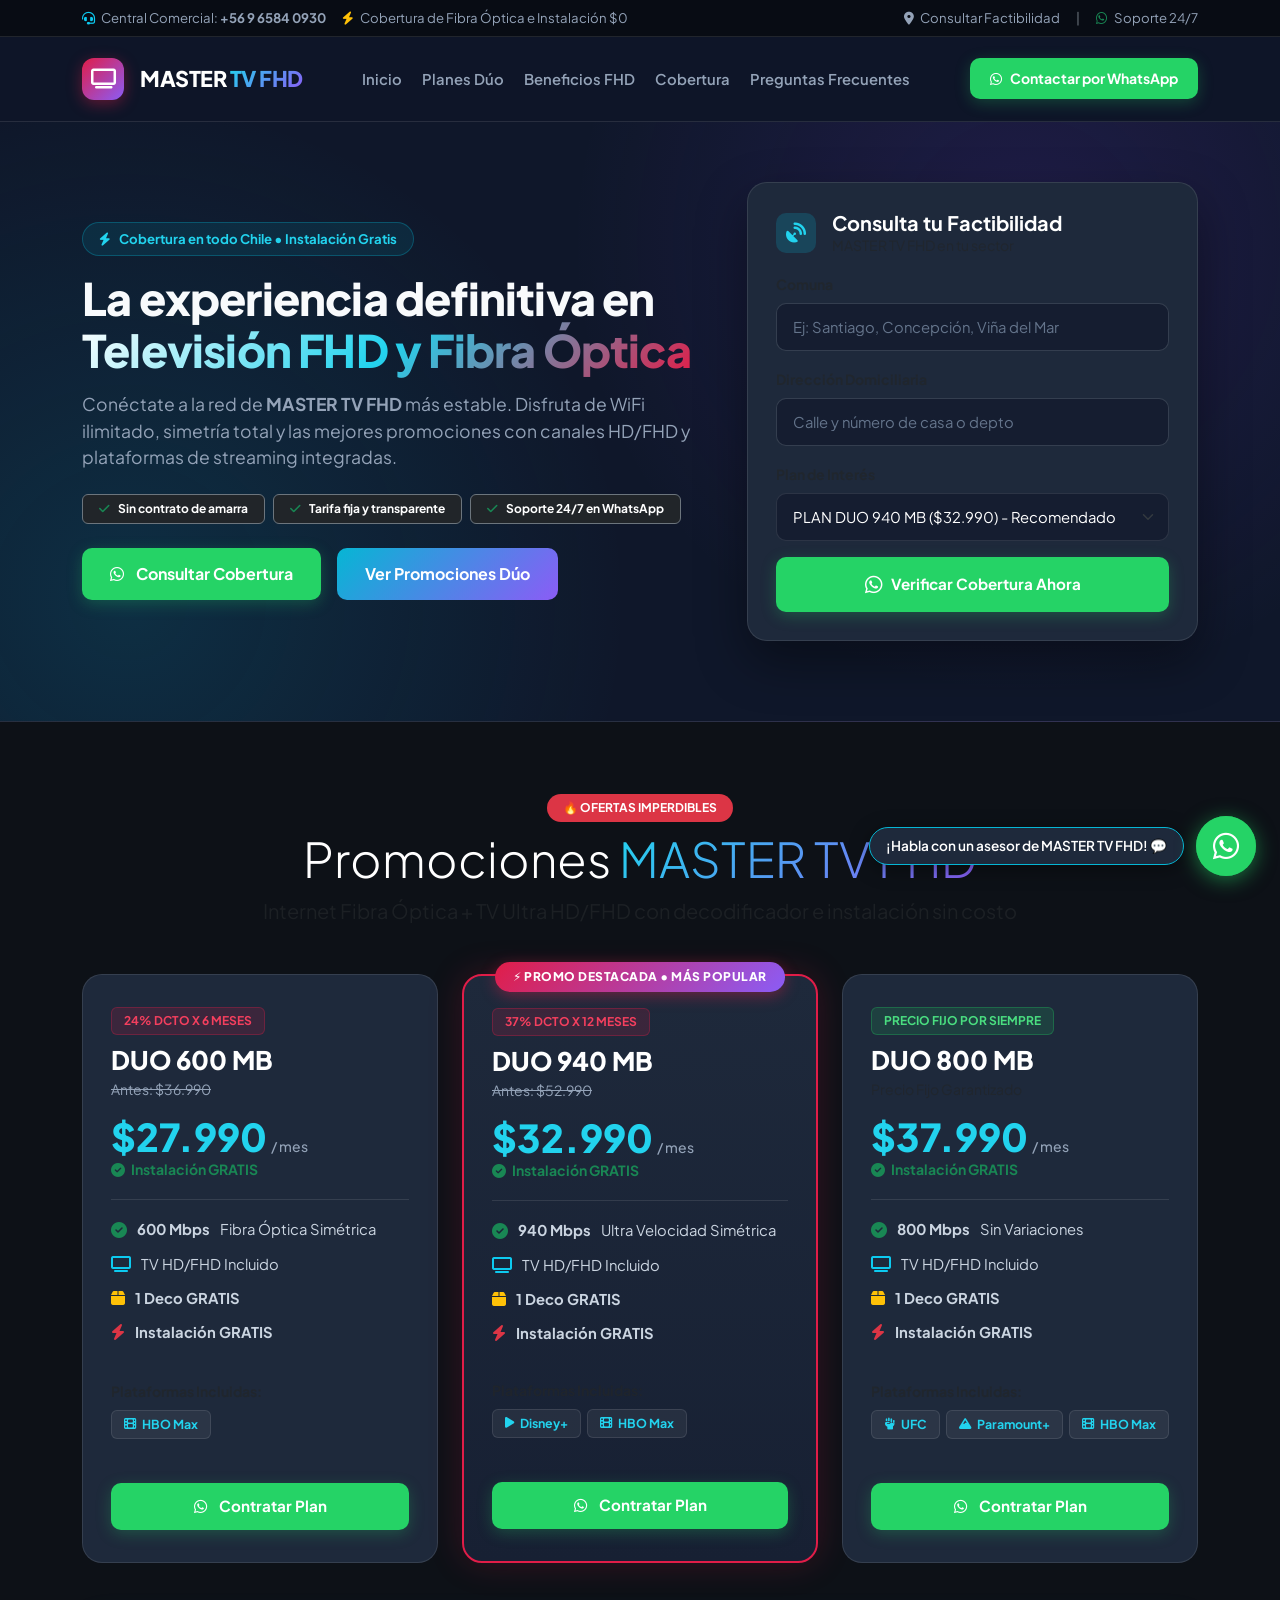
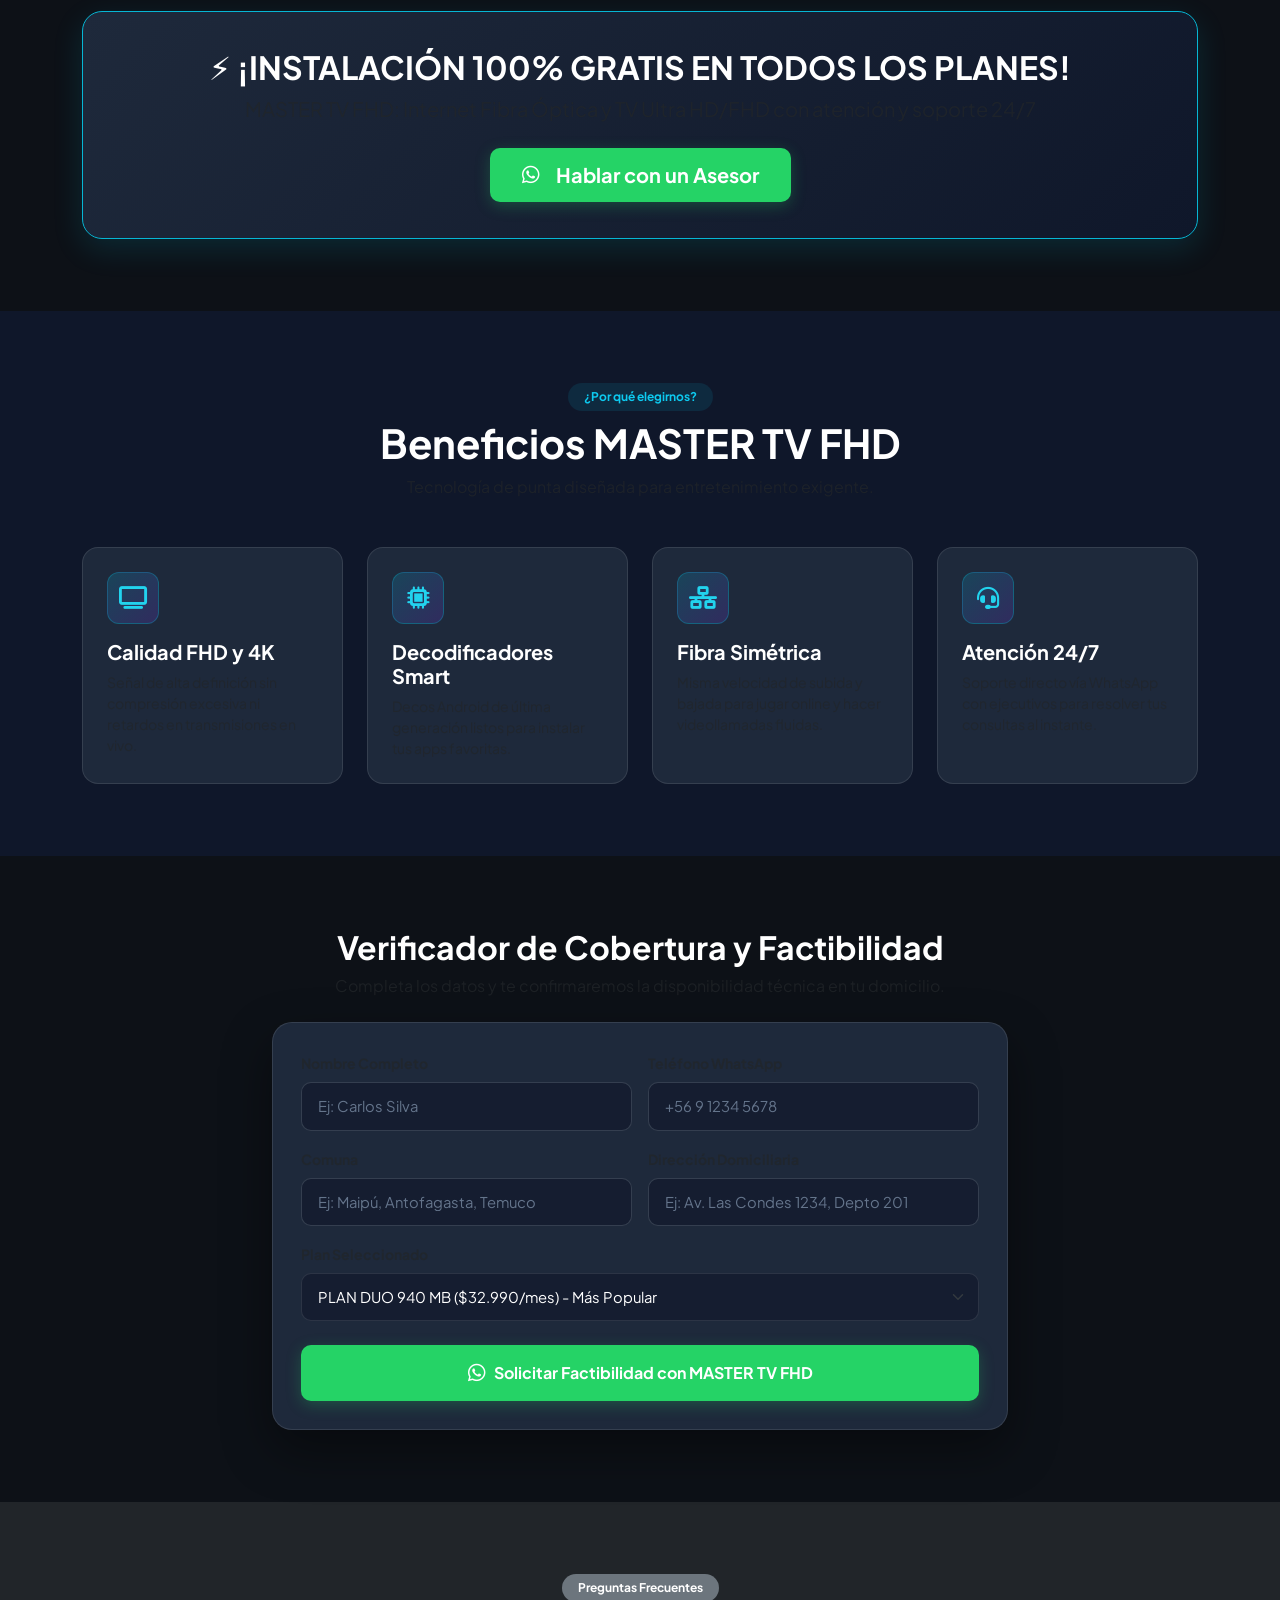
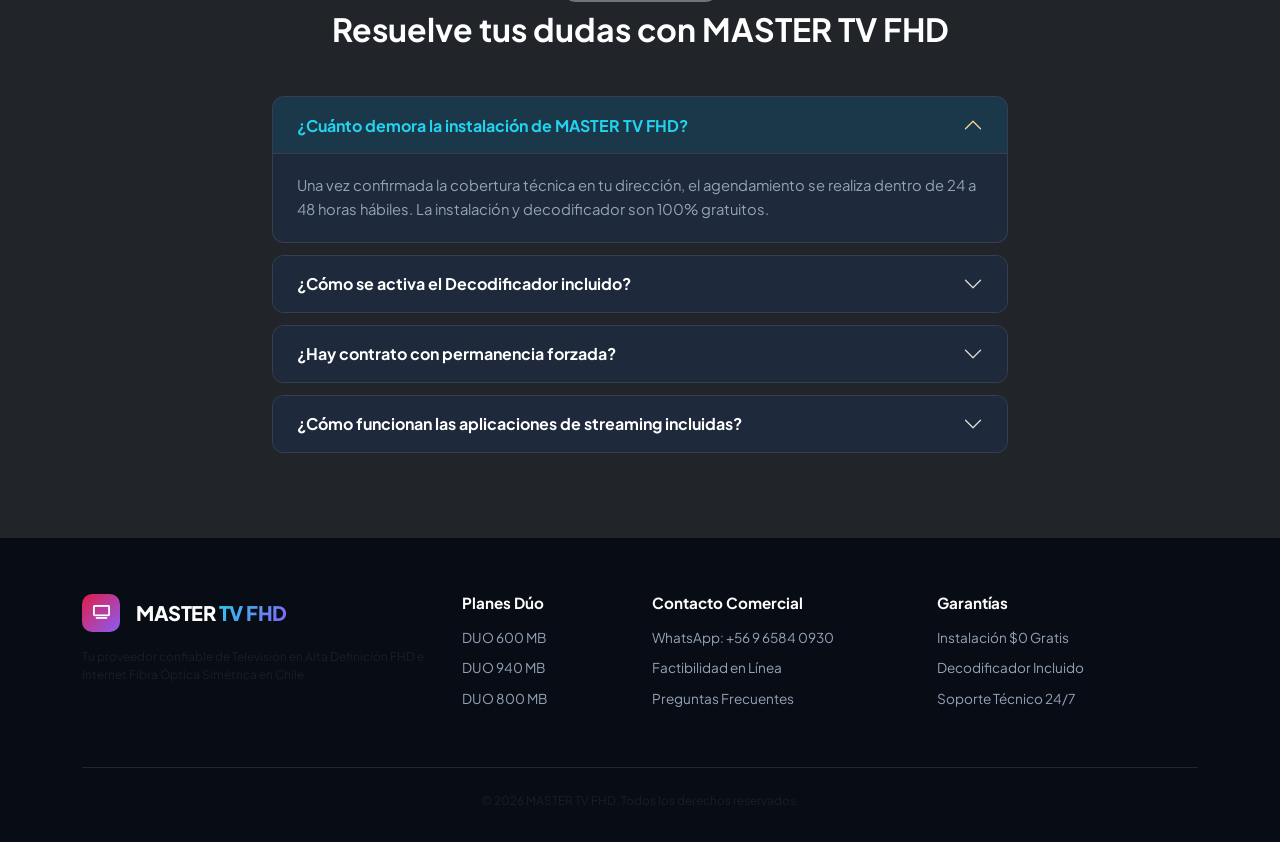
<file: index.html>
<!DOCTYPE html>
<html lang="es-CL">
<head>
    <meta charset="UTF-8">
    <meta name="viewport" content="width=device-width, initial-scale=1.0">
    <title>MASTER TV FHD - Televisión FHD y Fibra Óptica Ultra Rápida</title>
    
    <!-- Framework & Icons -->
    <link href="https://cdn.jsdelivr.net/npm/bootstrap@5.3.2/dist/css/bootstrap.min.css" rel="stylesheet">
    <link rel="stylesheet" href="https://cdnjs.cloudflare.com/ajax/libs/font-awesome/6.5.1/css/all.min.css">
    
    <!-- Google Typography: Plus Jakarta Sans -->
    <link rel="preconnect" href="https://fonts.googleapis.com">
    <link rel="preconnect" href="https://fonts.gstatic.com" crossorigin>
    <link href="https://fonts.googleapis.com/css2?family=Plus+Jakarta+Sans:wght@400;500;600;700;800&display=swap" rel="stylesheet">

    <style>
        :root {
            --bg-dark: #0f172a;
            --bg-darker: #0d1117;
            --bg-card: #1e293b;
            --bg-card-hover: #26354a;
            --border-color: rgba(255, 255, 255, 0.1);
            
            --accent-pink: #e11d48;
            --accent-purple: #8b5cf6;
            --accent-cyan: #06b6d4;
            --accent-cyan-bright: #22d3ee;
            
            --wa-green: #25d366;
            --wa-green-hover: #1ebc57;
            
            --text-main: #f8fafc;
            --text-muted: #94a3b8;
        }

        * {
            box-sizing: border-box;
            font-family: 'Plus Jakarta Sans', system-ui, -apple-system, BlinkMacSystemFont, "Segoe UI", Roboto, sans-serif;
        }

        body {
            background-color: var(--bg-darker);
            color: var(--text-main);
            line-height: 1.5;
            overflow-x: hidden;
        }

        /* TOP BAR */
        .top-bar {
            background-color: #080c14;
            color: var(--text-muted);
            font-size: 0.825rem;
            padding: 8px 0;
            border-bottom: 1px solid var(--border-color);
        }

        .top-bar a {
            color: var(--text-muted);
            text-decoration: none;
            transition: color 0.2s;
        }

        .top-bar a:hover {
            color: var(--accent-cyan-bright);
        }

        /* NAVBAR */
        .fi-navbar {
            background-color: rgba(15, 23, 42, 0.95);
            backdrop-filter: blur(12px);
            border-bottom: 1px solid var(--border-color);
            position: sticky;
            top: 0;
            z-index: 1000;
        }

        .fi-brand-title {
            color: #ffffff;
            font-size: 1.35rem;
            font-weight: 800;
            letter-spacing: -0.5px;
        }

        .fi-brand-highlight {
            background: linear-gradient(135deg, var(--accent-cyan-bright) 0%, var(--accent-purple) 100%);
            -webkit-background-clip: text;
            -webkit-text-fill-color: transparent;
        }

        .nav-link-custom {
            color: var(--text-muted);
            font-weight: 600;
            font-size: 0.925rem;
            padding: 8px 16px;
            border-radius: 8px;
            transition: all 0.2s ease;
        }

        .nav-link-custom:hover {
            color: #ffffff;
            background-color: rgba(255, 255, 255, 0.05);
        }

        /* HERO SECTION */
        .hero-section {
            background: radial-gradient(circle at 80% 20%, rgba(124, 58, 237, 0.15) 0%, transparent 40%),
                        radial-gradient(circle at 10% 80%, rgba(6, 182, 212, 0.15) 0%, transparent 40%),
                        var(--bg-dark);
            padding: 60px 0 80px 0;
            position: relative;
            border-bottom: 1px solid var(--border-color);
        }

        .hero-badge {
            background: rgba(6, 182, 212, 0.1);
            color: var(--accent-cyan-bright);
            border: 1px solid rgba(6, 182, 212, 0.3);
            padding: 6px 16px;
            border-radius: 50px;
            font-size: 0.825rem;
            font-weight: 700;
            display: inline-flex;
            align-items: center;
            gap: 8px;
        }

        .hero-title {
            font-weight: 800;
            font-size: 2.8rem;
            line-height: 1.15;
            letter-spacing: -0.8px;
        }

        .hero-title-gradient {
            background: linear-gradient(135deg, #ffffff 0%, var(--accent-cyan-bright) 50%, var(--accent-pink) 100%);
            -webkit-background-clip: text;
            -webkit-text-fill-color: transparent;
        }

        .hero-subtitle {
            color: var(--text-muted);
            font-size: 1.1rem;
            font-weight: 400;
        }

        /* CARD HERO DE COBERTURA */
        .coverage-card-hero {
            background-color: var(--bg-card);
            border-radius: 20px;
            padding: 28px;
            border: 1px solid var(--border-color);
            box-shadow: 0 20px 50px rgba(0,0,0,0.4);
        }

        .form-control-custom, .form-select-custom {
            background-color: rgba(15, 23, 42, 0.6);
            border: 1px solid var(--border-color);
            color: #ffffff;
            padding: 12px 16px;
            font-size: 0.925rem;
            border-radius: 10px;
            transition: all 0.2s;
        }

        .form-control-custom::placeholder {
            color: #64748b;
        }

        .form-control-custom:focus, .form-select-custom:focus {
            background-color: rgba(15, 23, 42, 0.9);
            border-color: var(--accent-cyan);
            color: #ffffff;
            box-shadow: 0 0 0 3px rgba(6, 182, 212, 0.2);
            outline: none;
        }

        .form-select-custom option {
            background-color: var(--bg-dark);
            color: #ffffff;
        }

        /* BENEFICIOS DESTACADOS */
        .feature-box {
            background-color: var(--bg-card);
            border: 1px solid var(--border-color);
            border-radius: 16px;
            padding: 24px;
            transition: all 0.3s ease;
            height: 100%;
        }

        .feature-box:hover {
            transform: translateY(-50%);
            border-color: var(--accent-cyan);
            background-color: var(--bg-card-hover);
        }

        .feature-icon-wrapper {
            width: 52px;
            height: 52px;
            border-radius: 12px;
            background: linear-gradient(135deg, rgba(6, 182, 212, 0.2) 0%, rgba(124, 58, 237, 0.2) 100%);
            border: 1px solid rgba(6, 182, 212, 0.3);
            display: flex;
            align-items: center;
            justify-content: center;
            font-size: 1.4rem;
            color: var(--accent-cyan-bright);
            margin-bottom: 16px;
        }

        /* TARJETAS DE PLANES */
        .plan-card {
            background-color: var(--bg-card);
            border: 1px solid var(--border-color);
            border-radius: 20px;
            padding: 32px 28px;
            position: relative;
            transition: all 0.3s ease;
            height: 100%;
            display: flex;
            flex-direction: column;
        }

        .plan-card:hover {
            transform: translateY(-6px);
            border-color: var(--accent-cyan);
            box-shadow: 0 20px 40px rgba(0, 0, 0, 0.5);
        }

        .plan-card.featured {
            border: 2px solid var(--accent-pink);
            background: linear-gradient(180deg, #1e293b 0%, #172033 100%);
            box-shadow: 0 0 35px rgba(225, 29, 72, 0.2);
        }

        .plan-badge-featured {
            position: absolute;
            top: -14px;
            left: 50%;
            transform: translateX(-50%);
            background: linear-gradient(135deg, var(--accent-pink) 0%, var(--accent-purple) 100%);
            color: #ffffff;
            font-size: 0.75rem;
            font-weight: 800;
            padding: 6px 18px;
            border-radius: 50px;
            text-transform: uppercase;
            letter-spacing: 0.5px;
            white-space: nowrap;
            box-shadow: 0 4px 15px rgba(225, 29, 72, 0.4);
        }

        .plan-badge-discount {
            background-color: rgba(225, 29, 72, 0.15);
            color: #f43f5e;
            border: 1px solid rgba(225, 29, 72, 0.3);
            font-size: 0.75rem;
            font-weight: 700;
            padding: 4px 12px;
            border-radius: 6px;
            display: inline-block;
        }

        .plan-badge-fixed {
            background-color: rgba(34, 197, 94, 0.15);
            color: #4ade80;
            border: 1px solid rgba(34, 197, 94, 0.3);
            font-size: 0.75rem;
            font-weight: 700;
            padding: 4px 12px;
            border-radius: 6px;
            display: inline-block;
        }

        .plan-name {
            font-size: 1.6rem;
            font-weight: 800;
            color: #ffffff;
            margin-top: 10px;
            margin-bottom: 4px;
        }

        .plan-price-box {
            margin: 18px 0;
            padding-bottom: 18px;
            border-bottom: 1px solid var(--border-color);
        }

        .plan-old-price {
            font-size: 0.875rem;
            color: var(--text-muted);
            text-decoration: line-through;
        }

        .plan-price {
            font-size: 2.4rem;
            font-weight: 800;
            color: var(--accent-cyan-bright);
            line-height: 1;
        }

        .plan-period {
            font-size: 0.875rem;
            color: var(--text-muted);
            font-weight: 500;
        }

        .plan-features-list {
            list-style: none;
            padding: 0;
            margin: 0 0 24px 0;
            flex-grow: 1;
        }

        .plan-features-list li {
            font-size: 0.925rem;
            color: #cbd5e1;
            margin-bottom: 12px;
            display: flex;
            align-items: center;
            gap: 10px;
        }

        .plan-features-list li i {
            color: var(--accent-cyan-bright);
            font-size: 1rem;
        }

        .streaming-pills {
            display: flex;
            flex-wrap: wrap;
            gap: 6px;
            margin-bottom: 20px;
        }

        .streaming-pill {
            background-color: rgba(255, 255, 255, 0.06);
            border: 1px solid var(--border-color);
            color: var(--accent-cyan-bright);
            font-size: 0.775rem;
            font-weight: 700;
            padding: 4px 12px;
            border-radius: 6px;
            display: inline-flex;
            align-items: center;
            gap: 6px;
        }

        /* BOTONES */
        .btn-wa-primary {
            background-color: var(--wa-green);
            color: #ffffff !important;
            font-weight: 700;
            font-size: 0.95rem;
            padding: 12px 24px;
            border-radius: 10px;
            border: none;
            text-decoration: none;
            display: inline-flex;
            align-items: center;
            justify-content: center;
            gap: 8px;
            transition: all 0.2s ease;
            width: 100%;
            box-shadow: 0 4px 15px rgba(37, 211, 102, 0.25);
        }

        .btn-wa-primary:hover {
            background-color: var(--wa-green-hover);
            transform: translateY(-2px);
            box-shadow: 0 6px 20px rgba(37, 211, 102, 0.4);
        }

        .btn-brand-gradient {
            background: linear-gradient(135deg, var(--accent-cyan) 0%, var(--accent-purple) 100%);
            color: #ffffff !important;
            font-weight: 700;
            font-size: 0.95rem;
            padding: 12px 24px;
            border-radius: 10px;
            border: none;
            text-decoration: none;
            display: inline-flex;
            align-items: center;
            justify-content: center;
            gap: 8px;
            transition: all 0.2s ease;
        }

        .btn-brand-gradient:hover {
            opacity: 0.95;
            transform: translateY(-2px);
            box-shadow: 0 6px 20px rgba(6, 182, 212, 0.3);
        }

        .banner-installation {
            background: linear-gradient(135deg, #1e293b 0%, #0f172a 100%);
            border-radius: 20px;
            padding: 36px 32px;
            color: #ffffff;
            border: 1px solid var(--accent-cyan);
            box-shadow: 0 10px 30px rgba(6, 182, 212, 0.15);
        }

        /* ACCORDION FAQ */
        .accordion-dark .accordion-item {
            background-color: var(--bg-card);
            border: 1px solid var(--border-color);
            border-radius: 12px !important;
            margin-bottom: 12px;
            overflow: hidden;
        }

        .accordion-dark .accordion-button {
            font-weight: 700;
            color: #ffffff;
            background-color: var(--bg-card);
            padding: 18px 24px;
            font-size: 1rem;
            box-shadow: none !important;
        }

        .accordion-dark .accordion-button:not(.collapsed) {
            color: var(--accent-cyan-bright);
            background-color: rgba(6, 182, 212, 0.1);
        }

        .accordion-dark .accordion-button::after {
            filter: invert(1);
        }

        .accordion-dark .accordion-body {
            color: var(--text-muted);
            font-size: 0.925rem;
            padding: 20px 24px;
            border-top: 1px solid var(--border-color);
            line-height: 1.6;
        }

        /* FOOTER */
        .footer-dark {
            background-color: #080c14;
            color: var(--text-muted);
            font-size: 0.85rem;
            padding-top: 56px;
            padding-bottom: 32px;
            border-top: 1px solid var(--border-color);
        }

        .footer-title {
            color: #ffffff;
            font-weight: 700;
            font-size: 0.95rem;
            margin-bottom: 16px;
        }

        .footer-links {
            list-style: none;
            padding: 0;
            margin: 0;
        }

        .footer-links li {
            margin-bottom: 10px;
        }

        .footer-links a {
            color: var(--text-muted);
            text-decoration: none;
            transition: color 0.2s;
        }

        .footer-links a:hover {
            color: var(--accent-cyan-bright);
        }

        /* BOTÓN FLOTANTE ANIMADO DE WHATSAPP */
        .wa-float-container {
            position: fixed;
            bottom: 24px;
            right: 24px;
            z-index: 9999;
            display: flex;
            align-items: center;
            gap: 12px;
        }

        .wa-float-tooltip {
            background-color: var(--bg-card);
            color: #ffffff;
            font-weight: 600;
            font-size: 0.85rem;
            padding: 8px 16px;
            border-radius: 30px;
            box-shadow: 0 4px 20px rgba(0, 0, 0, 0.4);
            border: 1px solid var(--accent-cyan);
        }

        .wa-float-btn {
            background-color: var(--wa-green);
            color: #ffffff !important;
            width: 60px;
            height: 60px;
            border-radius: 50%;
            display: flex;
            align-items: center;
            justify-content: center;
            font-size: 30px;
            box-shadow: 0 4px 20px rgba(37, 211, 102, 0.5);
            text-decoration: none;
            position: relative;
            transition: transform 0.3s ease;
        }

        .wa-float-btn:hover {
            transform: scale(1.1);
        }

        .wa-float-btn::before {
            content: '';
            position: absolute;
            width: 100%;
            height: 100%;
            border-radius: 50%;
            background-color: var(--wa-green);
            opacity: 0.7;
            z-index: -1;
            animation: pulseRing 2s infinite;
        }

        @keyframes pulseRing {
            0% { transform: scale(0.95); opacity: 0.8; }
            50% { transform: scale(1.4); opacity: 0; }
            100% { transform: scale(0.95); opacity: 0; }
        }

        @media (max-width: 991px) {
            .hero-title { font-size: 2.2rem; }
            .hero-section { padding: 40px 0; }
            .coverage-card-hero { margin-top: 24px; }
        }
    </style>
</head>
<body>

    <!-- TOP BAR -->
    <div class="top-bar">
        <div class="container d-flex justify-content-between align-items-center">
            <div class="d-none d-md-flex align-items-center gap-3">
                <span><i class="fa-solid fa-headset me-1 text-info"></i> Central Comercial: <strong>+56 9 6584 0930</strong></span>
                <span><i class="fa-solid fa-bolt me-1 text-warning"></i> Cobertura de Fibra Óptica e Instalación $0</span>
            </div>
            <div class="d-flex align-items-center gap-3 ms-auto ms-md-0">
                <a href="#cobertura"><i class="fa-solid fa-location-dot me-1"></i> Consultar Factibilidad</a>
                <span class="text-secondary">|</span>
                <a href="https://wa.me/56965840930" target="_blank"><i class="fa-brands fa-whatsapp me-1 text-success"></i> Soporte 24/7</a>
            </div>
        </div>
    </div>

    <!-- NAVBAR MASTER TV FHD -->
    <nav class="navbar navbar-expand-lg fi-navbar py-3">
        <div class="container">
            <a class="navbar-brand d-flex align-items-center gap-3 m-0" href="#">
                <div style="width: 42px; height: 42px; border-radius: 12px; background: linear-gradient(135deg, var(--accent-pink) 0%, var(--accent-purple) 100%); display: flex; align-items: center; justify-content: center; box-shadow: 0 4px 15px rgba(225, 29, 72, 0.4);">
                    <i class="fa-solid fa-tv text-white fs-5"></i>
                </div>
                <span class="fi-brand-title">MASTER <span class="fi-brand-highlight">TV FHD</span></span>
            </a>

            <button class="navbar-toggler border-0 text-white" type="button" data-bs-toggle="collapse" data-bs-target="#navMasterCore">
                <i class="fa-solid fa-bars fs-3"></i>
            </button>

            <div class="collapse navbar-collapse" id="navMasterCore">
                <ul class="navbar-nav mx-auto my-3 my-lg-0 gap-lg-1">
                    <li class="nav-item"><a class="nav-link nav-link-custom" href="#">Inicio</a></li>
                    <li class="nav-item"><a class="nav-link nav-link-custom" href="#planes">Planes Dúo</a></li>
                    <li class="nav-item"><a class="nav-link nav-link-custom" href="#beneficios">Beneficios FHD</a></li>
                    <li class="nav-item"><a class="nav-link nav-link-custom" href="#cobertura">Cobertura</a></li>
                    <li class="nav-item"><a class="nav-link nav-link-custom" href="#faq">Preguntas Frecuentes</a></li>
                </ul>

                <div class="d-flex align-items-center gap-2">
                    <a href="https://wa.me/56965840930?text=Hola%20MASTER%20TV%20FHD,%20quiero%20consultar%20por%20los%20planes%20Duo" target="_blank" class="btn btn-wa-primary" style="width: auto; padding: 10px 20px; font-size: 0.875rem;">
                        <i class="fa-brands fa-whatsapp"></i> Contactar por WhatsApp
                    </a>
                </div>
            </div>
        </div>
    </nav>

    <!-- HERO SECTION -->
    <header class="hero-section">
        <div class="container">
            <div class="row align-items-center g-4">
                <div class="col-lg-7">
                    <div class="hero-badge mb-3">
                        <i class="fa-solid fa-bolt"></i> Cobertura en todo Chile • Instalación Gratis
                    </div>
                    <h1 class="hero-title mb-3">
                        La experiencia definitiva en <span class="hero-title-gradient">Televisión FHD y Fibra Óptica</span>
                    </h1>
                    <p class="hero-subtitle mb-4">
                        Conéctate a la red de <strong>MASTER TV FHD</strong> más estable. Disfruta de WiFi ilimitado, simetría total y las mejores promociones con canales HD/FHD y plataformas de streaming integradas.
                    </p>

                    <div class="d-flex flex-wrap gap-2 mb-4">
                        <span class="badge bg-dark border border-secondary px-3 py-2 text-white"><i class="fa-solid fa-check text-success me-2"></i>Sin contrato de amarra</span>
                        <span class="badge bg-dark border border-secondary px-3 py-2 text-white"><i class="fa-solid fa-check text-success me-2"></i>Tarifa fija y transparente</span>
                        <span class="badge bg-dark border border-secondary px-3 py-2 text-white"><i class="fa-solid fa-check text-success me-2"></i>Soporte 24/7 en WhatsApp</span>
                    </div>

                    <div class="d-flex flex-wrap gap-3">
                        <a href="https://wa.me/56965840930?text=Hola%20MASTER%20TV%20FHD,%20quiero%20consultar%20cobertura" target="_blank" class="btn btn-wa-primary fs-6" style="width: auto; padding: 14px 28px;">
                            <i class="fa-brands fa-whatsapp me-1"></i> Consultar Cobertura
                        </a>
                        <a href="#planes" class="btn btn-brand-gradient fs-6" style="padding: 14px 28px;">
                            Ver Promociones Dúo
                        </a>
                    </div>
                </div>

                <!-- HERO COVERAGE CARD -->
                <div class="col-lg-5">
                    <div class="coverage-card-hero">
                        <div class="d-flex align-items-center gap-3 mb-3">
                            <div style="width: 40px; height: 40px; border-radius: 10px; background: rgba(6, 182, 212, 0.2); display: flex; align-items: center; justify-content: center; color: var(--accent-cyan-bright);">
                                <i class="fa-solid fa-satellite-dish fs-5"></i>
                            </div>
                            <div>
                                <h3 class="h5 fw-bold mb-0 text-white">Consulta tu Factibilidad</h3>
                                <p class="text-muted small mb-0">MASTER TV FHD en tu sector</p>
                            </div>
                        </div>

                        <form onsubmit="event.preventDefault(); submitHeroCoverage();">
                            <div class="mb-3">
                                <label class="form-label small fw-bold text-muted">Comuna</label>
                                <input type="text" id="heroComuna" class="form-control form-control-custom" placeholder="Ej: Santiago, Concepción, Viña del Mar" required>
                            </div>
                            <div class="mb-3">
                                <label class="form-label small fw-bold text-muted">Dirección Domiciliaria</label>
                                <input type="text" id="heroDireccion" class="form-control form-control-custom" placeholder="Calle y número de casa o depto" required>
                            </div>
                            <div class="mb-3">
                                <label class="form-label small fw-bold text-muted">Plan de Interés</label>
                                <select id="heroPlan" class="form-select form-select-custom">
                                    <option value="PLAN DUO 940 MB ($32.990)">PLAN DUO 940 MB ($32.990) - Recomendado</option>
                                    <option value="PLAN DUO 600 MB ($27.990)">PLAN DUO 600 MB ($27.990)</option>
                                    <option value="PLAN DUO 800 MB ($37.990)">PLAN DUO 800 MB ($37.990) - Precio Fijo</option>
                                </select>
                            </div>
                            <button type="submit" class="btn btn-wa-primary w-100 py-3">
                                <i class="fa-brands fa-whatsapp fs-5"></i> Verificar Cobertura Ahora
                            </button>
                        </form>
                    </div>
                </div>
            </div>
        </div>
    </header>

    <!-- PLANES COMERCIALES MASTER TV FHD -->
    <section class="py-5" id="planes">
        <div class="container py-4">
            <div class="text-center mb-5">
                <span class="badge bg-danger px-3 py-2 text-uppercase fw-bold rounded-pill mb-2">🔥 Ofertas Imperdibles</span>
                <h2 class="display-5 fw-extrabold text-white">Promociones <span class="fi-brand-highlight">MASTER TV FHD</span></h2>
                <p class="text-muted fs-5">Internet Fibra Óptica + TV Ultra HD/FHD con decodificador e instalación sin costo</p>
            </div>

            <div class="row g-4 justify-content-center align-items-stretch">
                
                <!-- PLAN 1: DUO 600 MB -->
                <div class="col-lg-4 col-md-6">
                    <div class="plan-card">
                        <div>
                            <span class="plan-badge-discount">24% DCTO X 6 MESES</span>
                            <h3 class="plan-name">DUO 600 MB</h3>
                            <p class="plan-old-price mb-0">Antes: $36.990</p>
                        </div>

                        <div class="plan-price-box">
                            <div class="d-flex align-items-baseline gap-1">
                                <span class="plan-price">$27.990</span>
                                <span class="plan-period">/ mes</span>
                            </div>
                            <span class="text-success small fw-bold"><i class="fa-solid fa-circle-check me-1"></i> Instalación GRATIS</span>
                        </div>

                        <ul class="plan-features-list">
                            <li><i class="fa-solid fa-circle-check text-success"></i> <strong>600 Mbps</strong> Fibra Óptica Simétrica</li>
                            <li><i class="fa-solid fa-tv text-info"></i> TV HD/FHD Incluido</li>
                            <li><i class="fa-solid fa-box text-warning"></i> <strong>1 Deco GRATIS</strong></li>
                            <li><i class="fa-solid fa-bolt text-danger"></i> <strong>Instalación GRATIS</strong></li>
                        </ul>

                        <div class="mb-4">
                            <span class="small fw-bold text-muted d-block mb-2">Plataformas Incluidas:</span>
                            <div class="streaming-pills">
                                <span class="streaming-pill"><i class="fa-solid fa-film"></i> HBO Max</span>
                            </div>
                        </div>

                        <a href="https://wa.me/56965840930?text=Hola%20MASTER%20TV%20FHD,%20quiero%20solicitar%20el%20plan%20DUO%20600%20MB%20por%20$27.990" target="_blank" class="btn btn-wa-primary">
                            <i class="fa-brands fa-whatsapp me-1"></i> Contratar Plan
                        </a>
                    </div>
                </div>

                <!-- PLAN 2: DUO 940 MB (DESTACADO) -->
                <div class="col-lg-4 col-md-6">
                    <div class="plan-card featured">
                        <span class="plan-badge-featured">⚡ PROMO DESTACADA • MÁS POPULAR</span>
                        
                        <div>
                            <span class="plan-badge-discount">37% DCTO X 12 MESES</span>
                            <h3 class="plan-name">DUO 940 MB</h3>
                            <p class="plan-old-price mb-0">Antes: $52.990</p>
                        </div>

                        <div class="plan-price-box">
                            <div class="d-flex align-items-baseline gap-1">
                                <span class="plan-price" style="color: var(--accent-cyan-bright);">$32.990</span>
                                <span class="plan-period">/ mes</span>
                            </div>
                            <span class="text-success small fw-bold"><i class="fa-solid fa-circle-check me-1"></i> Instalación GRATIS</span>
                        </div>

                        <ul class="plan-features-list">
                            <li><i class="fa-solid fa-circle-check text-success"></i> <strong>940 Mbps</strong> Ultra Velocidad Simétrica</li>
                            <li><i class="fa-solid fa-tv text-info"></i> TV HD/FHD Incluido</li>
                            <li><i class="fa-solid fa-box text-warning"></i> <strong>1 Deco GRATIS</strong></li>
                            <li><i class="fa-solid fa-bolt text-danger"></i> <strong>Instalación GRATIS</strong></li>
                        </ul>

                        <div class="mb-4">
                            <span class="small fw-bold text-muted d-block mb-2">Plataformas Incluidas:</span>
                            <div class="streaming-pills">
                                <span class="streaming-pill"><i class="fa-solid fa-play"></i> Disney+</span>
                                <span class="streaming-pill"><i class="fa-solid fa-film"></i> HBO Max</span>
                            </div>
                        </div>

                        <a href="https://wa.me/56965840930?text=Hola%20MASTER%20TV%20FHD,%20quiero%20solicitar%20el%20plan%20DUO%20940%20MB%20por%20$32.990" target="_blank" class="btn btn-wa-primary">
                            <i class="fa-brands fa-whatsapp me-1"></i> Contratar Plan
                        </a>
                    </div>
                </div>

                <!-- PLAN 3: DUO 800 MB -->
                <div class="col-lg-4 col-md-6">
                    <div class="plan-card">
                        <div>
                            <span class="plan-badge-fixed">PRECIO FIJO POR SIEMPRE</span>
                            <h3 class="plan-name">DUO 800 MB</h3>
                            <p class="text-muted small mb-0">Precio Fijo Garantizado</p>
                        </div>

                        <div class="plan-price-box">
                            <div class="d-flex align-items-baseline gap-1">
                                <span class="plan-price">$37.990</span>
                                <span class="plan-period">/ mes</span>
                            </div>
                            <span class="text-success small fw-bold"><i class="fa-solid fa-circle-check me-1"></i> Instalación GRATIS</span>
                        </div>

                        <ul class="plan-features-list">
                            <li><i class="fa-solid fa-circle-check text-success"></i> <strong>800 Mbps</strong> Sin Variaciones</li>
                            <li><i class="fa-solid fa-tv text-info"></i> TV HD/FHD Incluido</li>
                            <li><i class="fa-solid fa-box text-warning"></i> <strong>1 Deco GRATIS</strong></li>
                            <li><i class="fa-solid fa-bolt text-danger"></i> <strong>Instalación GRATIS</strong></li>
                        </ul>

                        <div class="mb-4">
                            <span class="small fw-bold text-muted d-block mb-2">Plataformas Incluidas:</span>
                            <div class="streaming-pills">
                                <span class="streaming-pill"><i class="fa-solid fa-hand-fist"></i> UFC</span>
                                <span class="streaming-pill"><i class="fa-solid fa-mountain"></i> Paramount+</span>
                                <span class="streaming-pill"><i class="fa-solid fa-film"></i> HBO Max</span>
                            </div>
                        </div>

                        <a href="https://wa.me/56965840930?text=Hola%20MASTER%20TV%20FHD,%20quiero%20solicitar%20el%20plan%20DUO%20800%20MB%20por%20$37.990" target="_blank" class="btn btn-wa-primary">
                            <i class="fa-brands fa-whatsapp me-1"></i> Contratar Plan
                        </a>
                    </div>
                </div>

            </div>

            <!-- BANNER DE INSTALACIÓN GRATIS -->
            <div class="banner-installation mt-5 text-center">
                <h3 class="h2 fw-bold text-white mb-2">⚡ ¡INSTALACIÓN 100% GRATIS EN TODOS LOS PLANES!</h3>
                <p class="fs-5 text-muted mb-4">MASTER TV FHD: Internet Fibra Óptica y TV Ultra HD/FHD con atención y soporte 24/7</p>
                <a href="https://wa.me/56965840930?text=Hola%20MASTER%20TV%20FHD,%20quiero%20aprovechar%20la%20instalacion%20gratis" target="_blank" class="btn btn-wa-primary fs-5" style="width: auto; padding: 12px 32px;">
                    <i class="fa-brands fa-whatsapp me-2"></i> Hablar con un Asesor
                </a>
            </div>
        </div>
    </section>

    <!-- SECCIÓN DE BENEFICIOS DE MASTER TV FHD -->
    <section class="py-5" id="beneficios" style="background-color: var(--bg-dark);">
        <div class="container py-4">
            <div class="text-center mb-5">
                <span class="badge bg-info bg-opacity-10 text-info px-3 py-2 rounded-pill fw-bold mb-2">¿Por qué elegirnos?</span>
                <h2 class="h1 fw-bold text-white">Beneficios MASTER TV FHD</h2>
                <p class="text-muted">Tecnología de punta diseñada para entretenimiento exigente.</p>
            </div>

            <div class="row g-4">
                <div class="col-md-6 col-lg-3">
                    <div class="feature-box">
                        <div class="feature-icon-wrapper">
                            <i class="fa-solid fa-tv"></i>
                        </div>
                        <h4 class="h5 fw-bold text-white mb-2">Calidad FHD y 4K</h4>
                        <p class="text-muted small mb-0">Señal de alta definición sin compresión excesiva ni retardos en transmisiones en vivo.</p>
                    </div>
                </div>

                <div class="col-md-6 col-lg-3">
                    <div class="feature-box">
                        <div class="feature-icon-wrapper">
                            <i class="fa-solid fa-microchip"></i>
                        </div>
                        <h4 class="h5 fw-bold text-white mb-2">Decodificadores Smart</h4>
                        <p class="text-muted small mb-0">Decos Android de última generación listos para instalar tus apps favoritas.</p>
                    </div>
                </div>

                <div class="col-md-6 col-lg-3">
                    <div class="feature-box">
                        <div class="feature-icon-wrapper">
                            <i class="fa-solid fa-network-wired"></i>
                        </div>
                        <h4 class="h5 fw-bold text-white mb-2">Fibra Simétrica</h4>
                        <p class="text-muted small mb-0">Misma velocidad de subida y bajada para jugar online y hacer videollamadas fluidas.</p>
                    </div>
                </div>

                <div class="col-md-6 col-lg-3">
                    <div class="feature-box">
                        <div class="feature-icon-wrapper">
                            <i class="fa-solid fa-headset"></i>
                        </div>
                        <h4 class="h5 fw-bold text-white mb-2">Atención 24/7</h4>
                        <p class="text-muted small mb-0">Soporte directo vía WhatsApp con ejecutivos para resolver tus consultas al instante.</p>
                    </div>
                </div>
            </div>
        </div>
    </section>

    <!-- FORMULARIO EXTENDIDO DE COBERTURA -->
    <section class="py-5" id="cobertura">
        <div class="container py-4">
            <div class="row justify-content-center">
                <div class="col-lg-8">
                    <div class="text-center mb-4">
                        <h2 class="h2 fw-bold text-white">Verificador de Cobertura y Factibilidad</h2>
                        <p class="text-muted">Completa los datos y te confirmaremos la disponibilidad técnica en tu domicilio.</p>
                    </div>

                    <div class="coverage-card-hero">
                        <form id="formCoberturaFull" onsubmit="event.preventDefault(); submitFullCoverage();">
                            <div class="row g-3">
                                <div class="col-md-6">
                                    <label class="form-label small fw-bold text-muted">Nombre Completo</label>
                                    <input type="text" id="fullNombre" class="form-control form-control-custom" placeholder="Ej: Carlos Silva" required>
                                </div>
                                <div class="col-md-6">
                                    <label class="form-label small fw-bold text-muted">Teléfono WhatsApp</label>
                                    <input type="tel" id="fullTelefono" class="form-control form-control-custom" placeholder="+56 9 1234 5678" required>
                                </div>
                                <div class="col-md-6">
                                    <label class="form-label small fw-bold text-muted">Comuna</label>
                                    <input type="text" id="fullComuna" class="form-control form-control-custom" placeholder="Ej: Maipú, Antofagasta, Temuco" required>
                                </div>
                                <div class="col-md-6">
                                    <label class="form-label small fw-bold text-muted">Dirección Domiciliaria</label>
                                    <input type="text" id="fullDireccion" class="form-control form-control-custom" placeholder="Ej: Av. Las Condes 1234, Depto 201" required>
                                </div>
                                <div class="col-12">
                                    <label class="form-label small fw-bold text-muted">Plan Seleccionado</label>
                                    <select id="fullPlan" class="form-select form-select-custom">
                                        <option value="PLAN DUO 940 MB ($32.990)">PLAN DUO 940 MB ($32.990/mes) - Más Popular</option>
                                        <option value="PLAN DUO 600 MB ($27.990)">PLAN DUO 600 MB ($27.990/mes)</option>
                                        <option value="PLAN DUO 800 MB ($37.990)">PLAN DUO 800 MB ($37.990/mes) - Precio Fijo</option>
                                    </select>
                                </div>
                                <div class="col-12 mt-4">
                                    <button type="submit" class="btn btn-wa-primary py-3 fs-6">
                                        <i class="fa-brands fa-whatsapp fs-5"></i> Solicitar Factibilidad con MASTER TV FHD
                                    </button>
                                </div>
                            </div>
                        </form>
                    </div>
                </div>
            </div>
        </div>
    </section>

    <!-- PREGUNTAS FRECUENTES -->
    <section class="py-5 bg-dark" id="faq">
        <div class="container py-4">
            <div class="text-center mb-5">
                <span class="badge bg-secondary px-3 py-2 rounded-pill fw-bold mb-2">Preguntas Frecuentes</span>
                <h2 class="h2 fw-bold text-white">Resuelve tus dudas con MASTER TV FHD</h2>
            </div>

            <div class="row justify-content-center">
                <div class="col-lg-8">
                    <div class="accordion accordion-dark" id="faqAccordion">
                        
                        <div class="accordion-item">
                            <h2 class="accordion-header">
                                <button class="accordion-button" type="button" data-bs-toggle="collapse" data-bs-target="#faq1">
                                    ¿Cuánto demora la instalación de MASTER TV FHD?
                                </button>
                            </h2>
                            <div id="faq1" class="accordion-collapse collapse show" data-bs-parent="#faqAccordion">
                                <div class="accordion-body">
                                    Una vez confirmada la cobertura técnica en tu dirección, el agendamiento se realiza dentro de 24 a 48 horas hábiles. La instalación y decodificador son 100% gratuitos.
                                </div>
                            </div>
                        </div>

                        <div class="accordion-item">
                            <h2 class="accordion-header">
                                <button class="accordion-button collapsed" type="button" data-bs-toggle="collapse" data-bs-target="#faq2">
                                    ¿Cómo se activa el Decodificador incluido?
                                </button>
                            </h2>
                            <div id="faq2" class="accordion-collapse collapse" data-bs-parent="#faqAccordion">
                                <div class="accordion-body">
                                    El equipo decodificador se entrega configurado e instalado por el técnico. Sólo requieres conectarlo a tu pantalla para acceder de inmediato a la grilla de canales en FHD y a tus aplicaciones.
                                </div>
                            </div>
                        </div>

                        <div class="accordion-item">
                            <h2 class="accordion-header">
                                <button class="accordion-button collapsed" type="button" data-bs-toggle="collapse" data-bs-target="#faq3">
                                    ¿Hay contrato con permanencia forzada?
                                </button>
                            </h2>
                            <div id="faq3" class="accordion-collapse collapse" data-bs-parent="#faqAccordion">
                                <div class="accordion-body">
                                    No. En MASTER TV FHD no exigimos contratos de amarra. Tienes la libertad de mantener el servicio por el tiempo que desees sin multas por retiro.
                                </div>
                            </div>
                        </div>

                        <div class="accordion-item">
                            <h2 class="accordion-header">
                                <button class="accordion-button collapsed" type="button" data-bs-toggle="collapse" data-bs-target="#faq4">
                                    ¿Cómo funcionan las aplicaciones de streaming incluidas?
                                </button>
                            </h2>
                            <div id="faq4" class="accordion-collapse collapse" data-bs-parent="#faqAccordion">
                                <div class="accordion-body">
                                    Según el plan Dúo contratado (HBO Max, Disney+, UFC, Paramount+), se te enviarán los accesos para vincular tu cuenta y disfrutar del contenido directamente en tus dispositivos o Deco Smart.
                                </div>
                            </div>
                        </div>

                    </div>
                </div>
            </div>
        </div>
    </section>

    <!-- FOOTER MASTER TV FHD -->
    <footer class="footer-dark">
        <div class="container">
            <div class="row g-4 mb-5">
                <div class="col-lg-4 col-md-6">
                    <div class="d-flex align-items-center gap-3 mb-3">
                        <div style="width: 38px; height: 38px; border-radius: 10px; background: linear-gradient(135deg, var(--accent-pink) 0%, var(--accent-purple) 100%); display: flex; align-items: center; justify-content: center;">
                            <i class="fa-solid fa-tv text-white"></i>
                        </div>
                        <span class="fi-brand-title fs-5">MASTER <span class="fi-brand-highlight">TV FHD</span></span>
                    </div>
                    <p class="text-muted small">Tu proveedor confiable de Televisión en Alta Definición FHD e Internet Fibra Óptica Simétrica en Chile.</p>
                </div>

                <div class="col-lg-2 col-6">
                    <h4 class="footer-title">Planes Dúo</h4>
                    <ul class="footer-links">
                        <li><a href="#planes">DUO 600 MB</a></li>
                        <li><a href="#planes">DUO 940 MB</a></li>
                        <li><a href="#planes">DUO 800 MB</a></li>
                    </ul>
                </div>

                <div class="col-lg-3 col-6">
                    <h4 class="footer-title">Contacto Comercial</h4>
                    <ul class="footer-links">
                        <li><a href="https://wa.me/56965840930" target="_blank">WhatsApp: +56 9 6584 0930</a></li>
                        <li><a href="#cobertura">Factibilidad en Línea</a></li>
                        <li><a href="#faq">Preguntas Frecuentes</a></li>
                    </ul>
                </div>

                <div class="col-lg-3 col-md-6">
                    <h4 class="footer-title">Garantías</h4>
                    <ul class="footer-links">
                        <li><a href="#">Instalación $0 Gratis</a></li>
                        <li><a href="#">Decodificador Incluido</a></li>
                        <li><a href="#">Soporte Técnico 24/7</a></li>
                    </ul>
                </div>
            </div>

            <div class="pt-4 border-top border-secondary border-opacity-25 text-center text-muted small">
                <p class="mb-0">&copy; 2026 MASTER TV FHD. Todos los derechos reservados.</p>
            </div>
        </div>
    </footer>

    <!-- BOTÓN FLOTANTE WHATSAPP MASTER TV FHD -->
    <div class="wa-float-container">
        <div class="wa-float-tooltip d-none d-md-block">
            ¡Habla con un asesor de MASTER TV FHD! 💬
        </div>
        <a href="https://wa.me/56965840930?text=Hola%20MASTER%20TV%20FHD,%20necesito%20informacion%20sobre%20los%20planes" target="_blank" class="wa-float-btn" aria-label="Contacto por WhatsApp">
            <i class="fa-brands fa-whatsapp"></i>
        </a>
    </div>

    <!-- Bootstrap JS Bundle -->
    <script src="https://cdn.jsdelivr.net/npm/bootstrap@5.3.2/dist/js/bootstrap.bundle.min.js"></script>

    <script>
        function submitHeroCoverage() {
            const comuna = document.getElementById('heroComuna').value.trim();
            const direccion = document.getElementById('heroDireccion').value.trim();
            const plan = document.getElementById('heroPlan').value;

            if (comuna && direccion) {
                const message = encodeURIComponent(
                    `Hola MASTER TV FHD, quiero verificar cobertura:\n` +
                    `• Comuna: ${comuna}\n` +
                    `• Dirección: ${direccion}\n` +
                    `• Plan: ${plan}`
                );
                window.open(`https://wa.me/56965840930?text=${message}`, '_blank');
            }
        }

        function submitFullCoverage() {
            const nombre = document.getElementById('fullNombre').value.trim();
            const telefono = document.getElementById('fullTelefono').value.trim();
            const comuna = document.getElementById('fullComuna').value.trim();
            const direccion = document.getElementById('fullDireccion').value.trim();
            const plan = document.getElementById('fullPlan').value;

            if (nombre && comuna && direccion) {
                const message = encodeURIComponent(
                    `Hola MASTER TV FHD, solicito evaluación de factibilidad:\n` +
                    `• Nombre: ${nombre}\n` +
                    `• Teléfono: ${telefono}\n` +
                    `• Comuna: ${comuna}\n` +
                    `• Dirección: ${direccion}\n` +
                    `• Plan elegido: ${plan}`
                );
                window.open(`https://wa.me/56965840930?text=${message}`, '_blank');
            }
        }
    </script>
</body>
</html>
</file>
